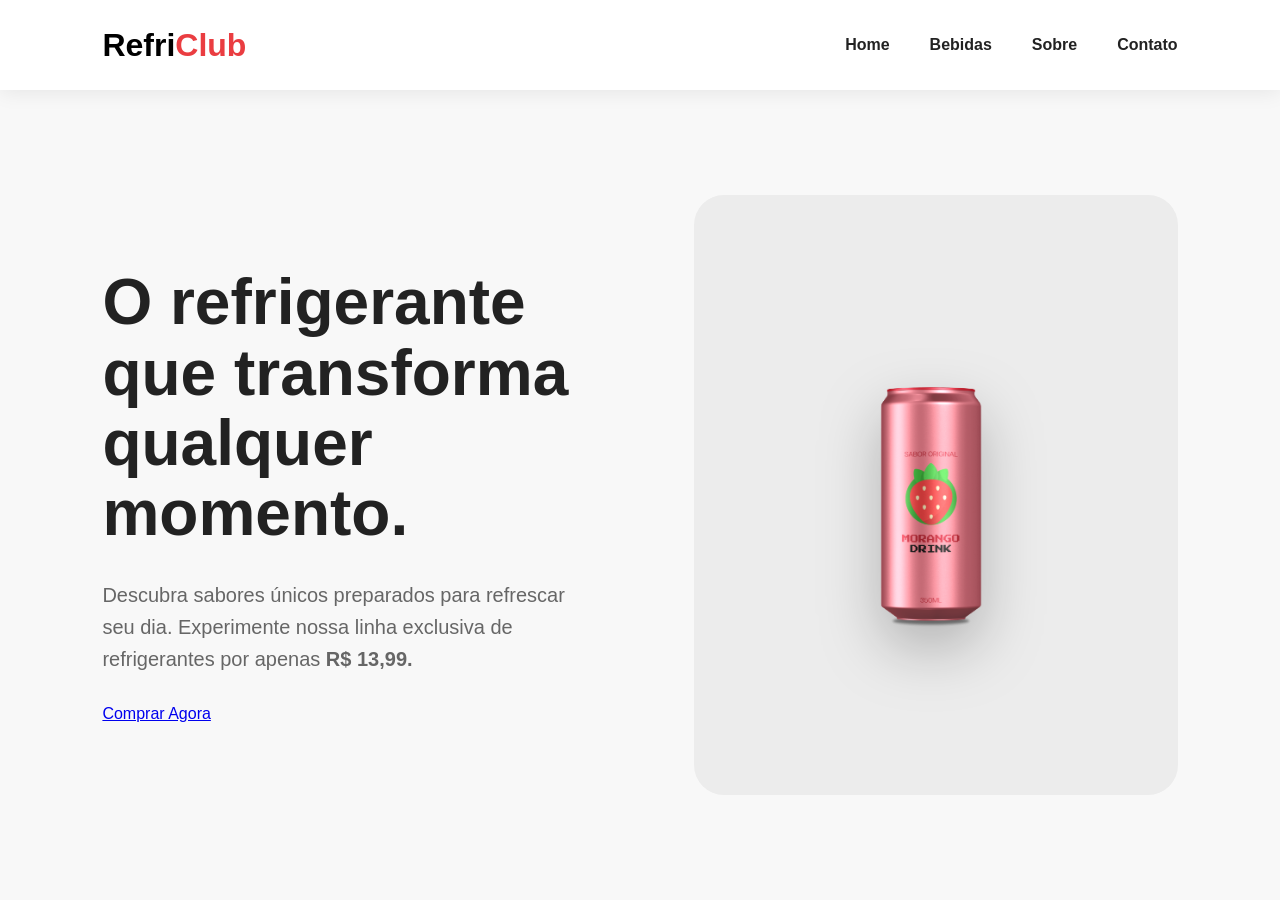
<file: index.html>
<!DOCTYPE html>
<html lang="pt-BR">

<head>
    <meta charset="UTF-8">
    <meta http-equiv="refresh" content="0; url=./html/home.html">
    <title>RefriClub</title>
</head>

<body>
    <p>Redirecionando para o RefriClub... Se não for redirecionado, <a href="./html/home.html">clique aqui</a>.</p>
</body>

</html>
</file>
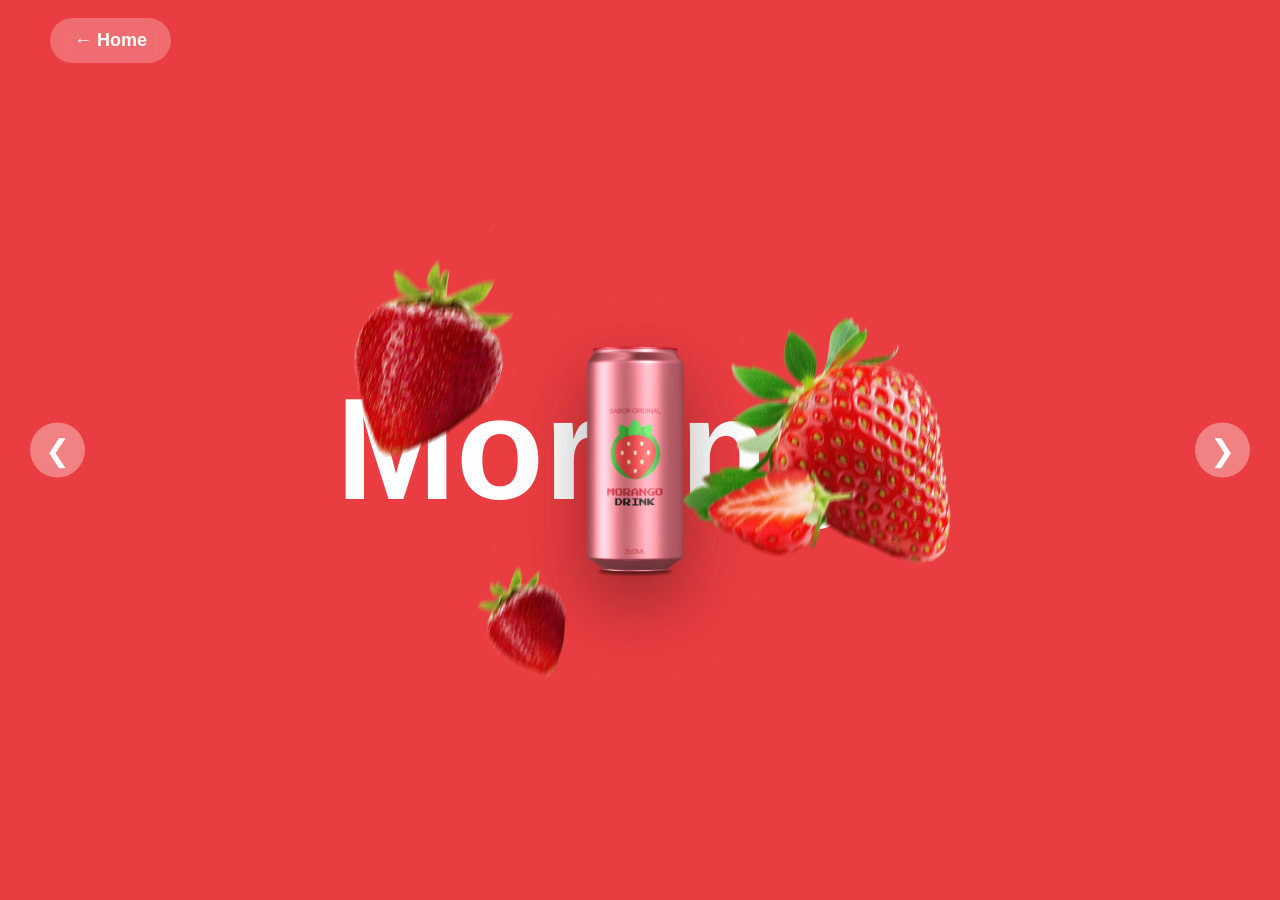
<file: html/bebidas.html>
<!DOCTYPE html>
<html lang="pt-BR">

<head>
    <meta charset="UTF-8">
    <meta name="viewport" content="width=device-width, initial-scale=1.0">
    <title>Nossos Sabores</title>

    <link rel="stylesheet" href="/css/bebidas.css">
</head>

<body>

    <header class="topo">

        <a href="/html/home.html" class="voltar">
            ← Home
        </a>

    </header>

    <main>

        <div class="item active" style="--background:#EA3D41">
            <div class="title">Morango</div>

            <img src="/img/morango.png" class="fruit">
            <img src="/img/1.png" class="refri">
        </div>

        <div class="item" style="--background:#2D5643">
            <div class="title">Abacate</div>

            <img src="/img/abacate.png" class="fruit">
            <img src="/img/2.png" class="refri">
        </div>

        <div class="item" style="--background:#E7A043">
            <div class="title">Laranja</div>

            <img src="/img/laranja.png" class="fruit">
            <img src="/img/3.png" class="refri">
        </div>

        <div class="arrow">

            <button id="prev">❮</button>

            <button id="next">❯</button>

        </div>

    </main>

    <script src="/script.js"></script>

</body>

</html>
</file>
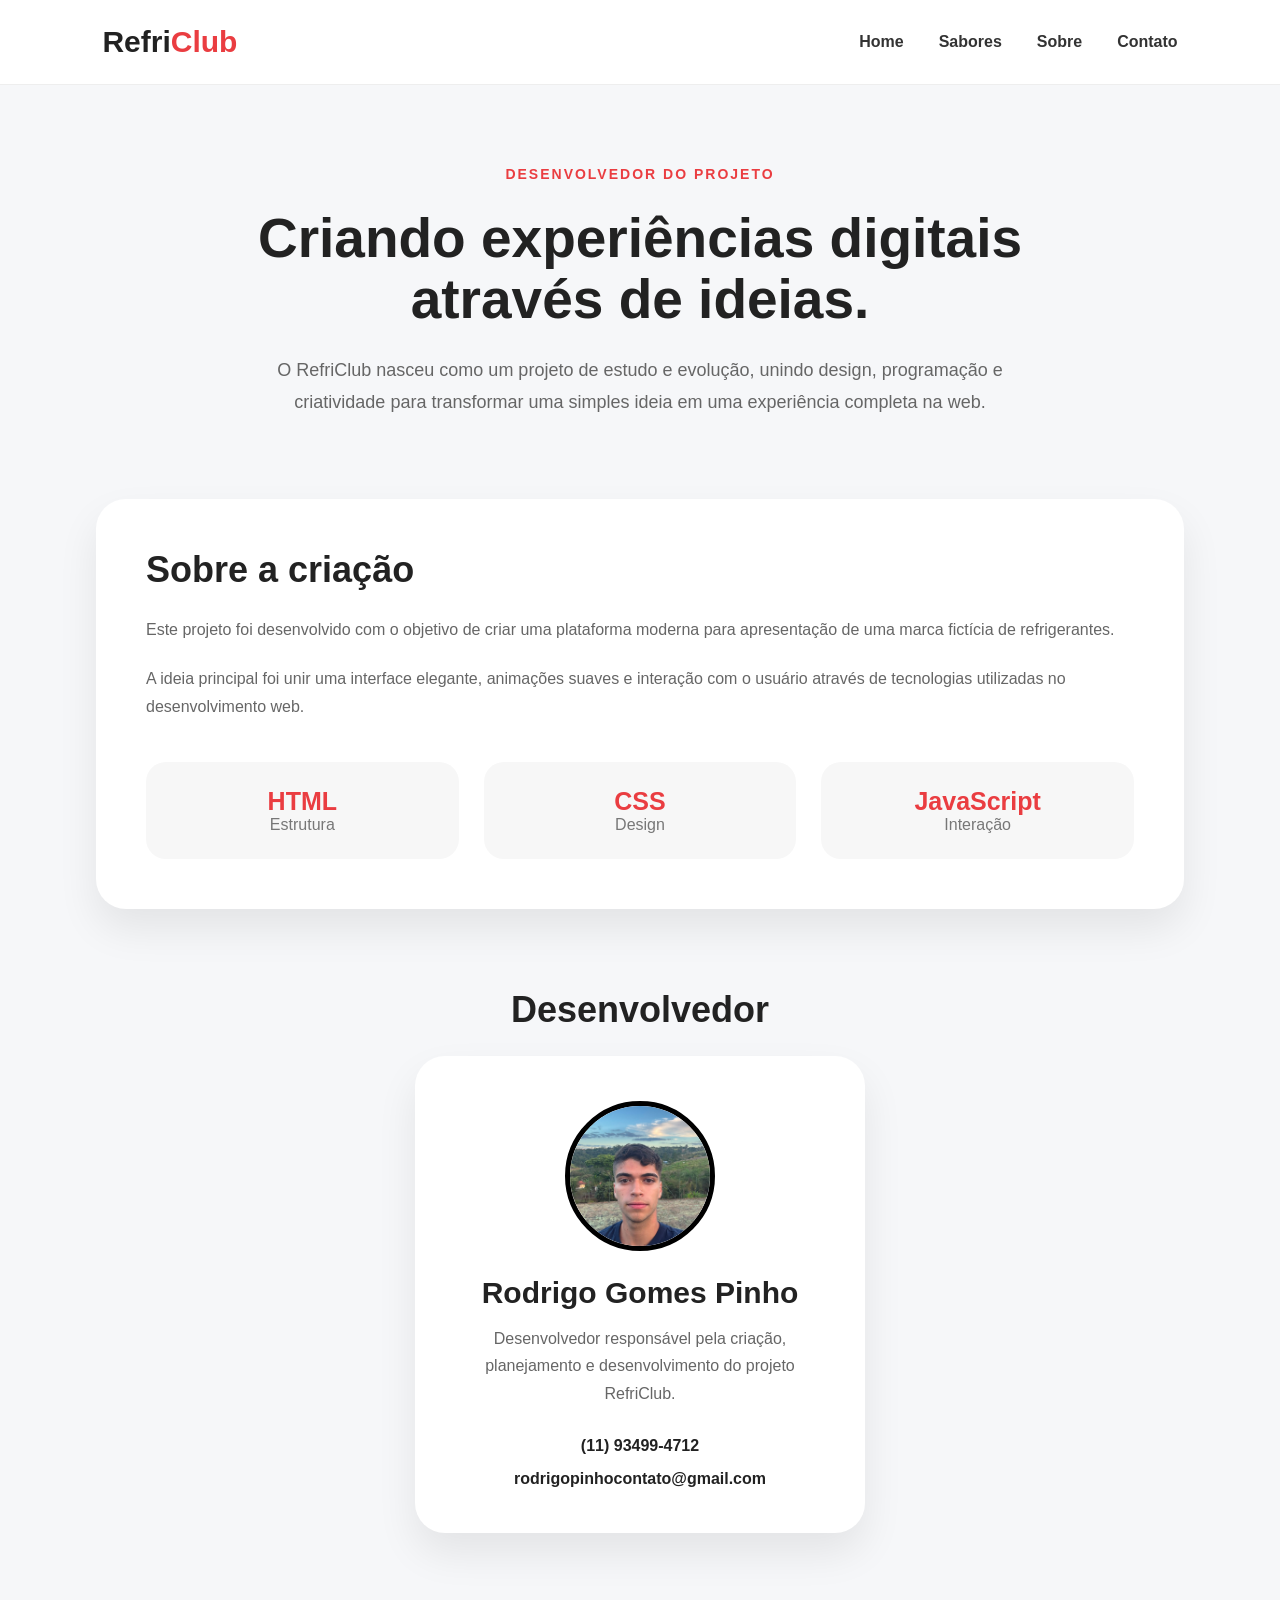
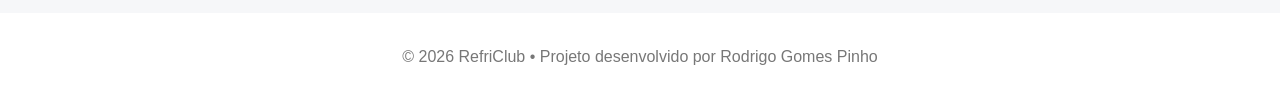
<file: html/contato.html>
<!DOCTYPE html>
<html lang="pt-BR">

<head>

    <meta charset="UTF-8">

    <meta name="viewport" content="width=device-width, initial-scale=1.0">

    <title>Contato | RefriClub</title>

    <link rel="stylesheet" href="../css/contato.css">

</head>

<body>

    <header>

        <a href="home.html" class="logo">
            Refri<span>Club</span>
        </a>

        <nav>

            <a href="home.html">
                Home
            </a>

            <a href="bebidas.html">
                Sabores
            </a>

            <a href="sobre.html">
                Sobre
            </a>

            <a href="contato.html">
                Contato
            </a>

        </nav>

    </header>


    <section class="hero">

        <span>
            DESENVOLVEDOR DO PROJETO
        </span>

        <h1>
            Criando experiências digitais através de ideias.
        </h1>

        <p>
            O RefriClub nasceu como um projeto de estudo e evolução,
            unindo design, programação e criatividade para transformar
            uma simples ideia em uma experiência completa na web.
        </p>

    </section>


    <section class="projeto">


        <div class="texto">

            <h2>
                Sobre a criação
            </h2>

            <p>
                Este projeto foi desenvolvido com o objetivo de criar uma
                plataforma moderna para apresentação de uma marca fictícia
                de refrigerantes.
            </p>

            <p>
                A ideia principal foi unir uma interface elegante,
                animações suaves e interação com o usuário através
                de tecnologias utilizadas no desenvolvimento web.
            </p>


            <div class="tecnologias">

                <div>
                    <strong>HTML</strong>
                    <span>Estrutura</span>
                </div>

                <div>
                    <strong>CSS</strong>
                    <span>Design</span>
                </div>

                <div>
                    <strong>JavaScript</strong>
                    <span>Interação</span>
                </div>

            </div>


        </div>


    </section>



    <section class="dev">


        <h2>
            Desenvolvedor
        </h2>


        <div class="card">


            <div class="foto">

                <img src="../img/perfil.jpg" alt="Rodrigo Gomes Pinho">

            </div>


            <h3>
                Rodrigo Gomes Pinho
            </h3>

            <p>
                Desenvolvedor responsável pela criação,
                planejamento e desenvolvimento do projeto RefriClub.
            </p>


            <div class="contatos">


                <a href="tel:+5511934994712">


                    (11) 93499-4712

                </a>


                <a href="mailto:rodrigopinhocontato@gmail.com">


                    rodrigopinhocontato@gmail.com

                </a>


            </div>


        </div>


    </section>



    <footer>

        <p>
            © 2026 RefriClub • Projeto desenvolvido por Rodrigo Gomes Pinho
        </p>

    </footer>


</body>

</html>
</file>
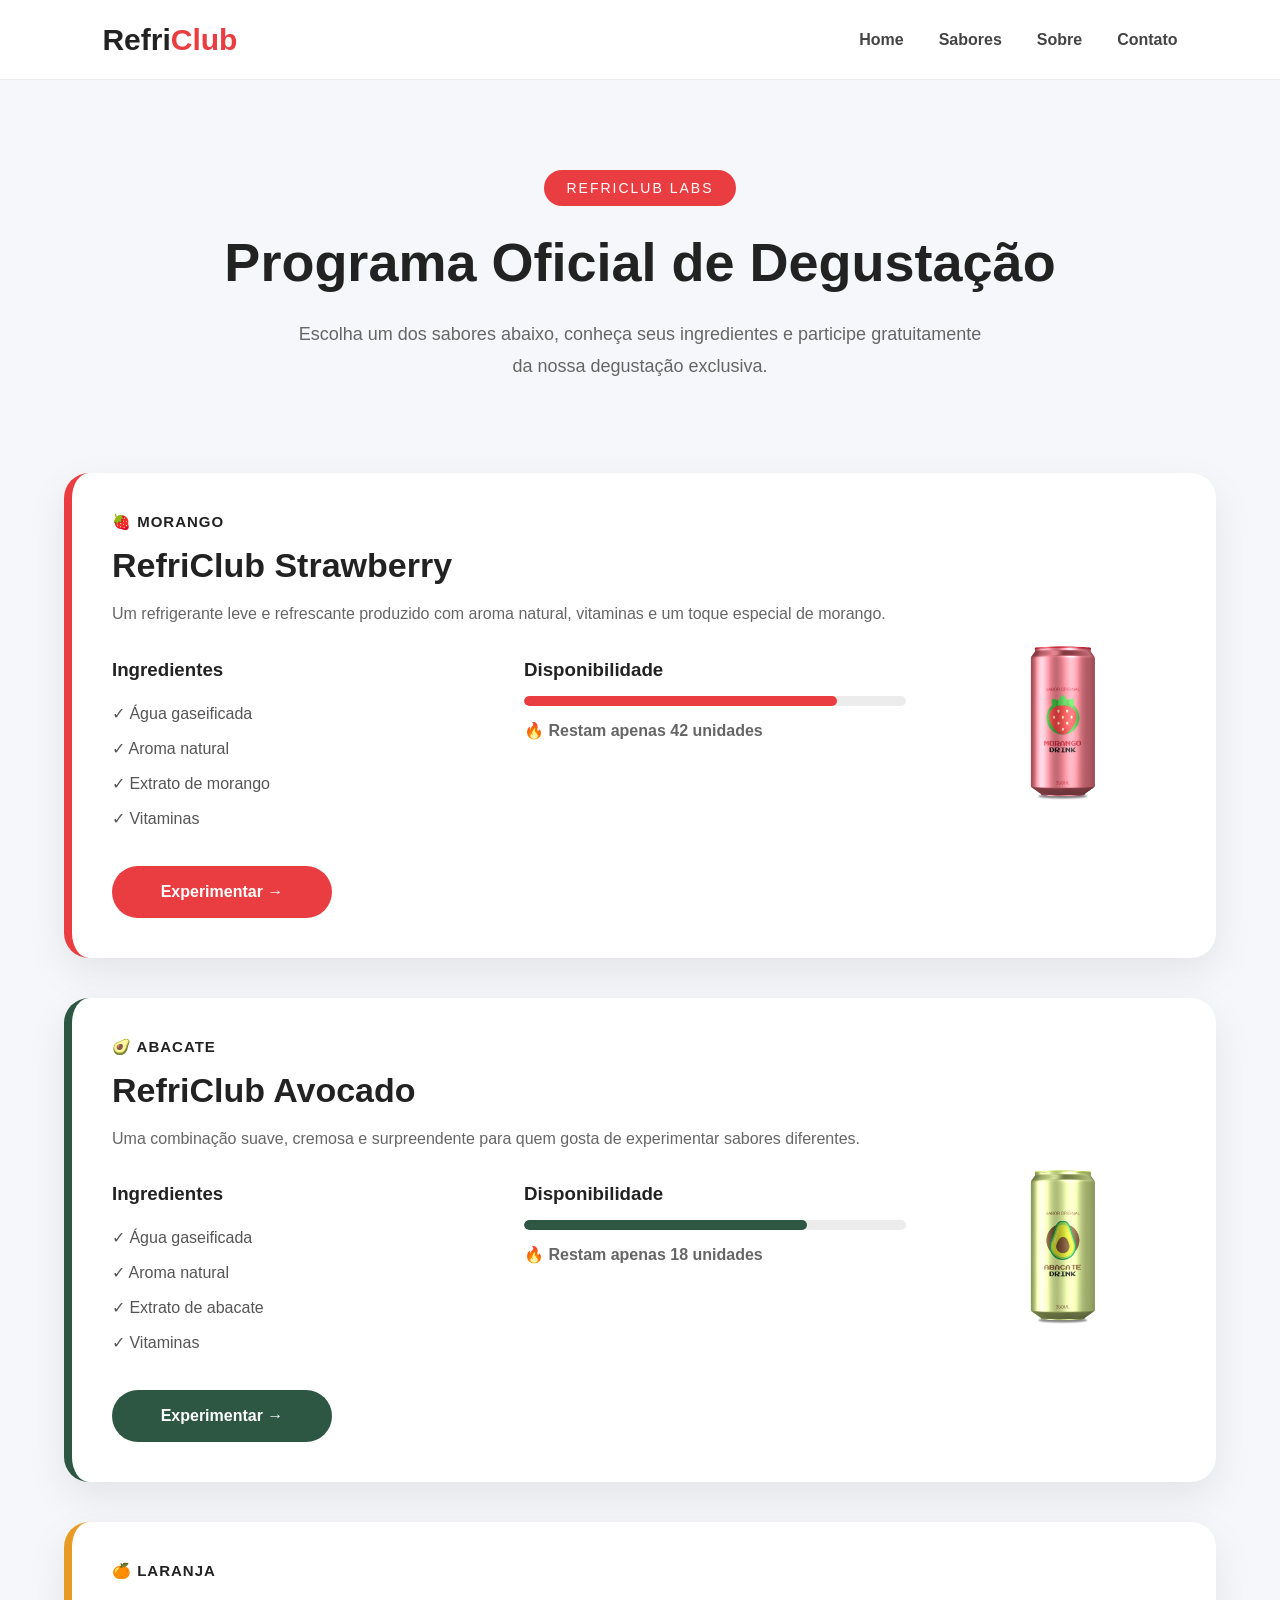
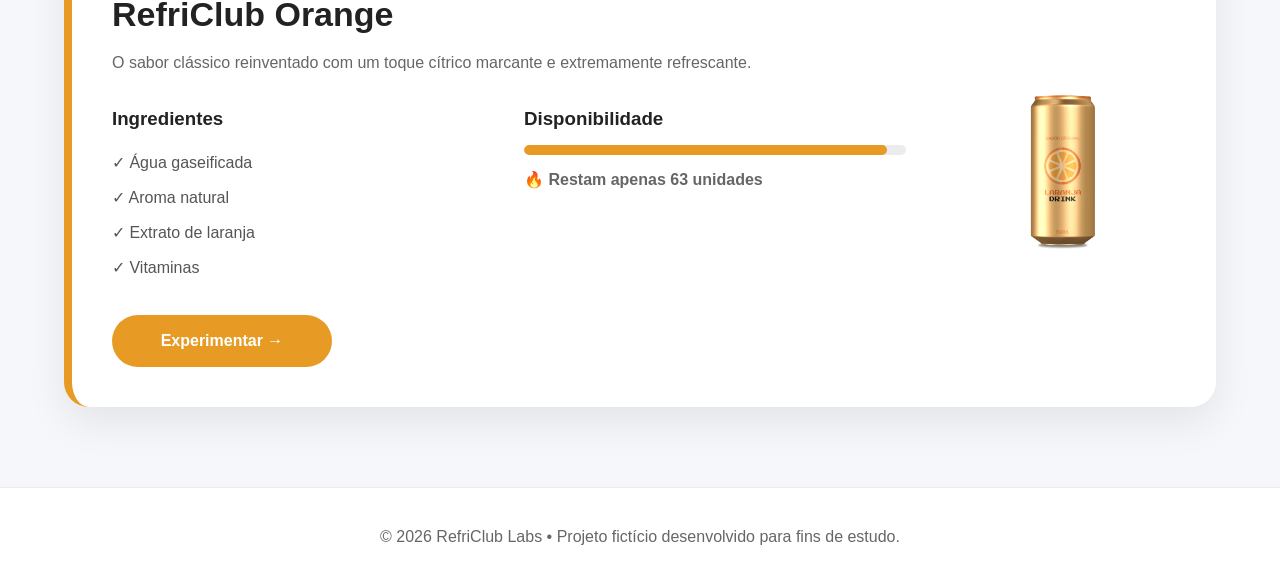
<file: html/degustacao.html>
<!DOCTYPE html>
<html lang="pt-BR">

<head>
    <meta charset="UTF-8">
    <meta name="viewport" content="width=device-width, initial-scale=1.0">
    <title>RefriClub Labs</title>

    <link rel="stylesheet" href="../css/degustacao.css">
</head>

<body>

    <header>

        <a href="home.html" class="logo">
            Refri<span>Club</span>
        </a>

        <nav>

            <a href="home.html">Home</a>

            <a href="bebidas.html">Sabores</a>

            <a href="sobre.html">Sobre</a>

            <a href="contato.html">Contato</a>

        </nav>

    </header>

    <section class="hero">

        <span class="badge">
            REFRICLUB LABS
        </span>

        <h1>
            Programa Oficial de Degustação
        </h1>

        <p>
            Escolha um dos sabores abaixo, conheça seus ingredientes
            e participe gratuitamente da nossa degustação exclusiva.
        </p>

    </section>

    <main class="container">

        <!-- MORANGO -->

        <section class="produto morango">

            <div class="texto">

                <span class="categoria">
                    🍓 MORANGO
                </span>

                <h2>RefriClub Strawberry</h2>

                <p>
                    Um refrigerante leve e refrescante produzido com aroma natural,
                    vitaminas e um toque especial de morango.
                </p>

                <div class="grid">

                    <div class="bloco">

                        <h3>Ingredientes</h3>

                        <ul>

                            <li>✓ Água gaseificada</li>

                            <li>✓ Aroma natural</li>

                            <li>✓ Extrato de morango</li>

                            <li>✓ Vitaminas</li>

                        </ul>

                    </div>

                    <div class="bloco">

                        <h3>Disponibilidade</h3>

                        <div class="barra">

                            <div class="progresso vermelho"></div>

                        </div>

                        <span class="estoque">
                            🔥 Restam apenas 42 unidades
                        </span>

                    </div>

                </div>

                <button class="btn experimentar">
                    Experimentar →
                </button>

            </div>

            <div class="imagem">

                <img src="../img/1.png" alt="Morango">

            </div>

        </section>

        <!-- ABACATE -->

        <section class="produto abacate">

            <div class="texto">

                <span class="categoria">
                    🥑 ABACATE
                </span>

                <h2>RefriClub Avocado</h2>

                <p>
                    Uma combinação suave, cremosa e surpreendente para quem gosta
                    de experimentar sabores diferentes.
                </p>

                <div class="grid">

                    <div class="bloco">

                        <h3>Ingredientes</h3>

                        <ul>

                            <li>✓ Água gaseificada</li>

                            <li>✓ Aroma natural</li>

                            <li>✓ Extrato de abacate</li>

                            <li>✓ Vitaminas</li>

                        </ul>

                    </div>

                    <div class="bloco">

                        <h3>Disponibilidade</h3>

                        <div class="barra">

                            <div class="progresso verde"></div>

                        </div>

                        <span class="estoque">
                            🔥 Restam apenas 18 unidades
                        </span>

                    </div>

                </div>

                <button class="btn experimentar">
                    Experimentar →
                </button>

            </div>

            <div class="imagem">

                <img src="../img/2.png" alt="Abacate">

            </div>

        </section>

        <!-- LARANJA -->

        <section class="produto laranja">

            <div class="texto">

                <span class="categoria">
                    🍊 LARANJA
                </span>

                <h2>RefriClub Orange</h2>

                <p>
                    O sabor clássico reinventado com um toque cítrico marcante e
                    extremamente refrescante.
                </p>

                <div class="grid">

                    <div class="bloco">

                        <h3>Ingredientes</h3>

                        <ul>

                            <li>✓ Água gaseificada</li>

                            <li>✓ Aroma natural</li>

                            <li>✓ Extrato de laranja</li>

                            <li>✓ Vitaminas</li>

                        </ul>

                    </div>

                    <div class="bloco">

                        <h3>Disponibilidade</h3>

                        <div class="barra">

                            <div class="progresso laranja-barra"></div>

                        </div>

                        <span class="estoque">
                            🔥 Restam apenas 63 unidades
                        </span>

                    </div>

                </div>

                <button class="btn experimentar">
                    Experimentar →
                </button>

            </div>

            <div class="imagem">

                <img src="../img/3.png" alt="Laranja">

            </div>

        </section>

    </main>

    <footer>

        <p>
            © 2026 RefriClub Labs • Projeto fictício desenvolvido para fins de estudo.
        </p>

    </footer>
    <div class="modal" id="modal">

        <div class="modal-box">
            <span class="fechar">&times;</span>
            <h2>Programa de Degustação</h2>
            <p>
                Preencha seus dados para participar.
            </p>

            <form id="formulario">

                <input type="text" id="nome" placeholder="Seu nome" required>
                <input type="email" id="email" placeholder="Seu e-mail" required>
                <input type="text" id="cidade" placeholder="Cidade" required>
                <button type="submit">

                    Solicitar degustação

                </button>

            </form>

        </div>
    </div>

    <script src="/degustacao.js"></script>

</body>

</html>
</file>
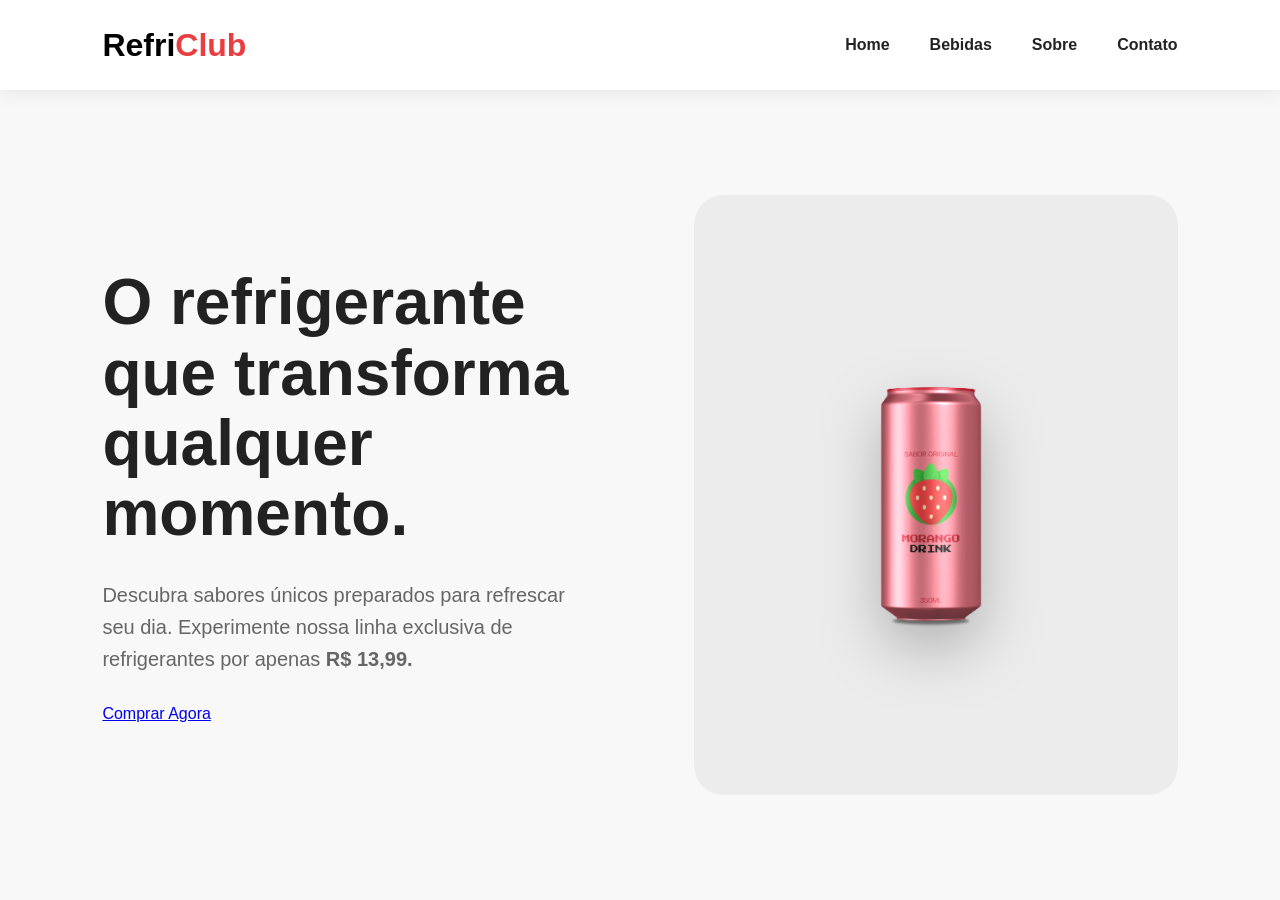
<file: html/home.html>
<!DOCTYPE html>
<html lang="pt-BR">

<head>
    <meta charset="UTF-8">
    <meta name="viewport" content="width=device-width, initial-scale=1.0">
    <title>RefriClub</title>
    <link rel="stylesheet" href="/css/home.css">
</head>

<body>

    <header>

        <div class="logo">
            Refri<span>Club</span>
        </div>

        <nav>
            <a href="/html/home.html">Home</a>
            <a href="/html/bebidas.html">Bebidas</a>
            <a href="/html/sobre.html">Sobre</a>
            <a href="/html/contato.html">Contato</a>
        </nav>

    </header>

    <section class="hero">

        <div class="left">

            <h1>O refrigerante que transforma qualquer momento.</h1>

            <p>
                Descubra sabores únicos preparados para refrescar seu dia.
                Experimente nossa linha exclusiva de refrigerantes por apenas
                <strong>R$ 13,99.</strong>
            </p>

            <a href="/html/degustacao.html" class="btn">
                Comprar Agora
            </a>

        </div>

        <div class="right">

            <img src="/img/1.png" class="hero-img" alt="Lata">

        </div>

    </section>

</body>

</html>
</file>
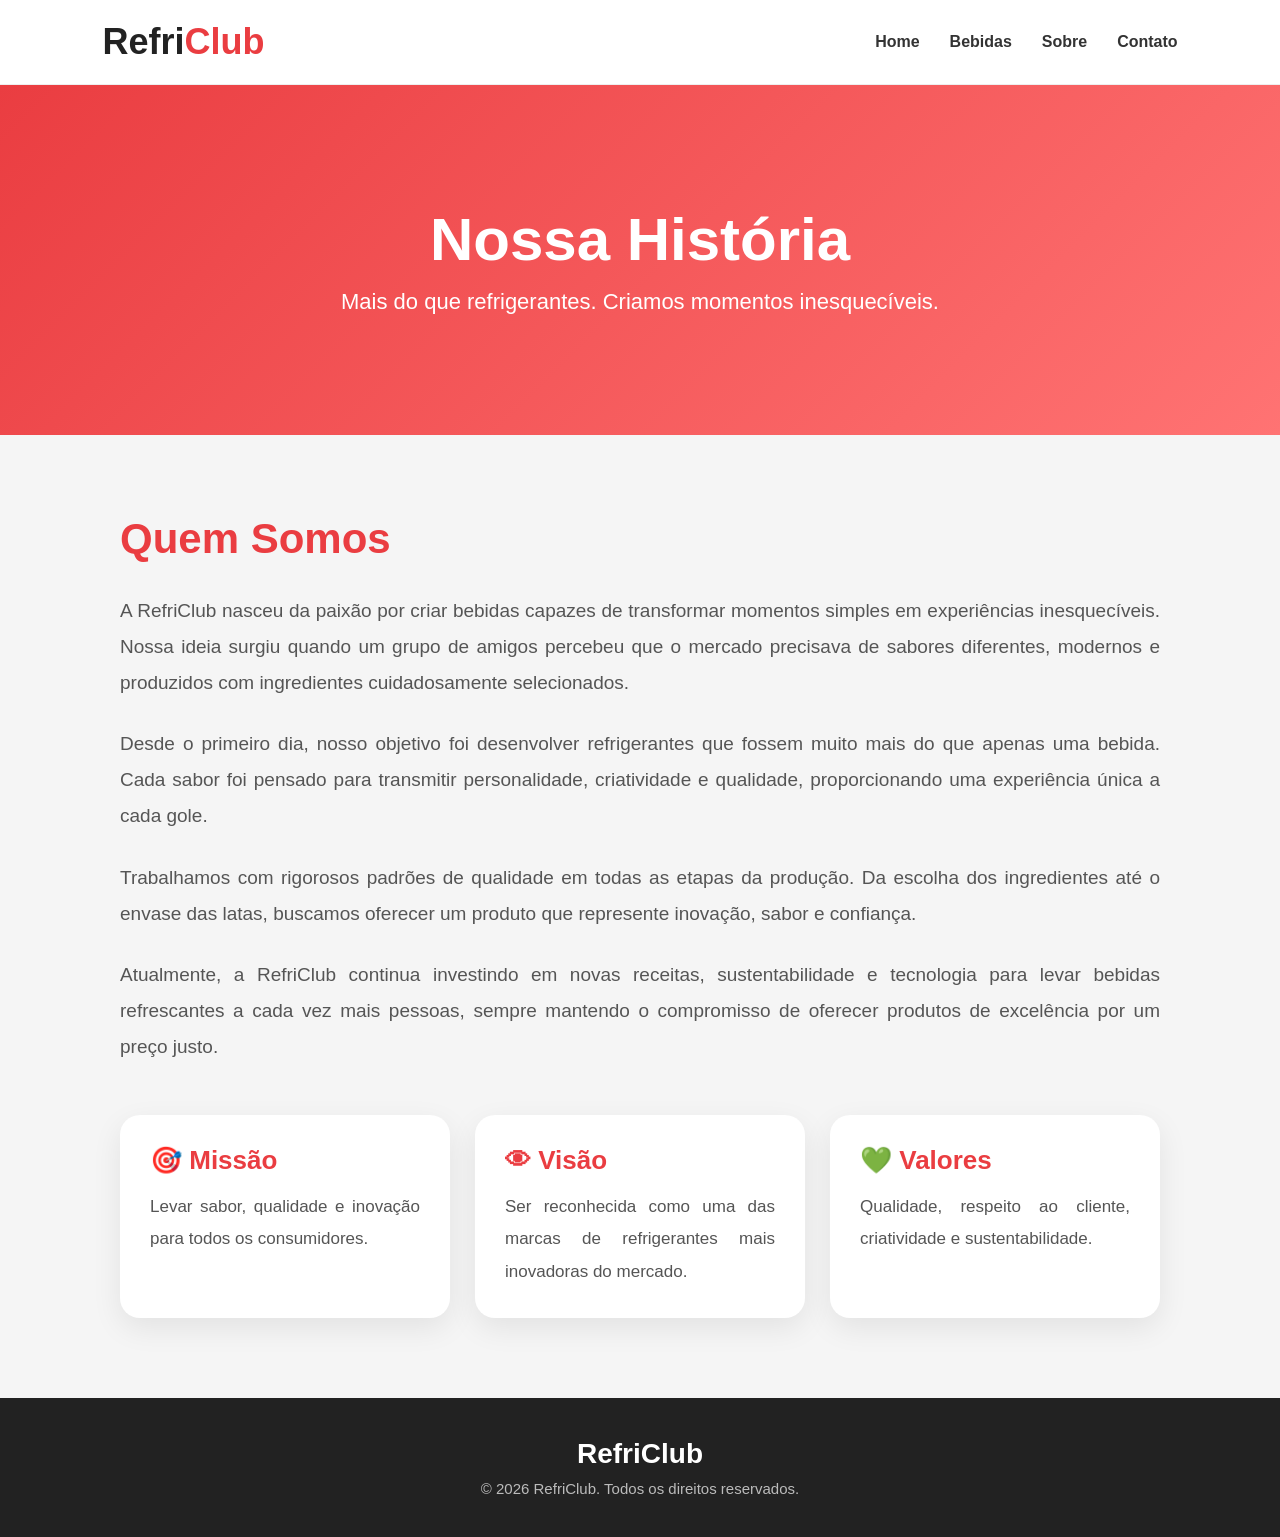
<file: html/sobre.html>
<!DOCTYPE html>
<html lang="pt-BR">

<head>
    <meta charset="UTF-8">
    <meta name="viewport" content="width=device-width, initial-scale=1.0">
    <title>Sobre - RefriClub</title>
    <link rel="stylesheet" href="/css/sobre.css">
</head>

<body>

    <header>
        <div class="logo">
            Refri<span>Club</span>
        </div>

        <nav>
            <a href="home.html">Home</a>
            <a href="bebidas.html">Bebidas</a>
            <a href="sobre.html" class="active">Sobre</a>
            <a href="/html/contato.html">Contato</a>
        </nav>
    </header>

    <section class="banner">
        <h1>Nossa História</h1>
        <p>Mais do que refrigerantes. Criamos momentos inesquecíveis.</p>
    </section>

    <section class="sobre">

        <h2>Quem Somos</h2>

        <p>
            A RefriClub nasceu da paixão por criar bebidas capazes de transformar
            momentos simples em experiências inesquecíveis. Nossa ideia surgiu
            quando um grupo de amigos percebeu que o mercado precisava de sabores
            diferentes, modernos e produzidos com ingredientes cuidadosamente
            selecionados.
        </p>

        <p>
            Desde o primeiro dia, nosso objetivo foi desenvolver refrigerantes que
            fossem muito mais do que apenas uma bebida. Cada sabor foi pensado para
            transmitir personalidade, criatividade e qualidade, proporcionando uma
            experiência única a cada gole.
        </p>

        <p>
            Trabalhamos com rigorosos padrões de qualidade em todas as etapas da
            produção. Da escolha dos ingredientes até o envase das latas, buscamos
            oferecer um produto que represente inovação, sabor e confiança.
        </p>

        <p>
            Atualmente, a RefriClub continua investindo em novas receitas,
            sustentabilidade e tecnologia para levar bebidas refrescantes a cada
            vez mais pessoas, sempre mantendo o compromisso de oferecer produtos de
            excelência por um preço justo.
        </p>

        <div class="cards">

            <div class="card">
                <h3>🎯 Missão</h3>
                <p>
                    Levar sabor, qualidade e inovação para todos os consumidores.
                </p>
            </div>

            <div class="card">
                <h3>👁 Visão</h3>
                <p>
                    Ser reconhecida como uma das marcas de refrigerantes mais
                    inovadoras do mercado.
                </p>
            </div>

            <div class="card">
                <h3>💚 Valores</h3>
                <p>
                    Qualidade, respeito ao cliente, criatividade e sustentabilidade.
                </p>
            </div>

        </div>

    </section>

    <footer>

        <h3>RefriClub</h3>

        <p>
            © 2026 RefriClub. Todos os direitos reservados.
        </p>

    </footer>

</body>

</html>
</file>
<file: css/bebidas.css>
* {
    margin: 0;
    padding: 0;
    box-sizing: border-box;
}

body {
    overflow: hidden;
    font-family: Arial, Helvetica, sans-serif;
}

main {
    width: 100vw;
    height: 100vh;
    position: relative;
}

.item {

    width: 100%;
    height: 100%;

    position: absolute;

    inset: 0;

    display: none;

    background: var(--background);

    overflow: hidden;
}

.item.active {
    display: block;
}

.title {

    position: absolute;

    top: 50%;
    left: 50%;

    transform: translate(-50%, -50%);

    font-size: 9rem;
    font-weight: bold;

    color: white;

    z-index: 1;
}

.refri {

    width: 270px;

    position: absolute;

    left: 50%;
    top: 50%;

    transform: translate(-50%, -50%);

    z-index: 3;

    animation: subir .7s;
}

.fruit {

    position: absolute;

    width: 85%;

    left: 50%;
    top: 50%;

    transform: translate(-50%, -50%);

    z-index: 2;

    animation: fruta .8s;
}

.arrow {

    width: 100%;

    position: absolute;

    top: 50%;

    transform: translateY(-50%);

    display: flex;

    justify-content: space-between;

    padding: 0 30px;

    z-index: 10;
}

.arrow button {

    width: 55px;
    height: 55px;

    border-radius: 50%;

    border: none;

    cursor: pointer;

    font-size: 30px;

    background: rgba(255, 255, 255, .35);

    color: white;

    transition: .3s;
}

.arrow button:hover {

    background: white;

    color: black;

    transform: scale(1.15);

}

@keyframes subir {

    from {

        opacity: 0;
        transform: translate(-50%, 100%);
    }

    to {

        opacity: 1;
        transform: translate(-50%, -50%);
    }

}

@keyframes fruta {

    from {

        opacity: 0;
        transform: translate(-50%, -40%) scale(.8);
    }

    to {

        opacity: 1;
        transform: translate(-50%, -50%) scale(1);
    }

}

.refri {

    animation:
        subir .8s,
        flutuar 3s infinite ease-in-out;
}

@keyframes flutuar {

    0% {
        transform: translate(-50%, -50%);
    }

    50% {
        transform: translate(-50%, -54%);
    }

    100% {
        transform: translate(-50%, -50%);
    }

}

.refri {

    filter: drop-shadow(0 30px 40px rgba(0, 0, 0, .35));

}

.refri {

    width: 270px;

    position: absolute;

    left: 50%;
    top: 50%;

    transform: translate(-50%, -50%);

    z-index: 3;

    filter: drop-shadow(0 30px 35px rgba(0, 0, 0, .35));

    animation:
        subir .8s,
        flutuar 4s ease-in-out infinite;
}

@keyframes flutuar {

    0% {
        transform: translate(-50%, -50%);
    }

    50% {
        transform: translate(-50%, -54%);
    }

    100% {
        transform: translate(-50%, -50%);
    }

}

.topo {
    width: 100%;
    height: 80px;
    position: absolute;
    top: 0;
    left: 0;
    display: flex;
    align-items: center;
    padding: 0 50px;
    z-index: 100;
}

.voltar {
    text-decoration: none;
    color: #fff;
    font-size: 18px;
    font-weight: bold;
    background: rgba(255, 255, 255, .25);
    backdrop-filter: blur(10px);
    padding: 12px 24px;
    border-radius: 40px;
    transition: .3s;
}

.voltar:hover {
    background: #fff;
    color: #000;
}

/* ===========================
   RESPONSIVO
=========================== */

@media (max-width:900px) {

    .title {
        font-size: 6rem;
    }

    .fruit {
        width: 90%;
    }

    .refri {
        width: 220px;
    }

}

@media (max-width:600px) {

    .title {
        font-size: 4.2rem;
        white-space: nowrap;
    }

    .refri {
        width: 170px;
    }

    .fruit {
        width: 95%;
    }

    .arrow {
        padding: 0 15px;
    }

    .arrow button {
        width: 45px;
        height: 45px;
        font-size: 22px;
    }

}

@media (max-width:380px) {

    .title {
        font-size: 3.3rem;
    }

    .refri {
        width: 145px;
    }

}
</file>
<file: css/contato.css>
* {
    margin: 0;
    padding: 0;
    box-sizing: border-box;
}


body {
    font-family: Arial, Helvetica, sans-serif;
    background: #f6f7f9;
    color: #222;
}

html,
body {
    width: 100%;
    overflow-x: hidden;
}


header {

    height: 85px;
    padding: 0 8%;

    background: white;

    display: flex;
    justify-content: space-between;
    align-items: center;

    border-bottom: 1px solid #eee;

}


.logo {

    text-decoration: none;
    font-size: 30px;
    font-weight: bold;
    color: #222;

}


.logo span {

    color: #EA3D41;

}


nav {

    display: flex;
    gap: 35px;

}


nav a {

    text-decoration: none;
    color: #333;
    font-weight: bold;
    transition: .3s;

}


nav a:hover {

    color: #EA3D41;

}


/* HERO */


.hero {

    padding: 80px 8%;
    text-align: center;

}


.hero span {

    color: #EA3D41;
    font-size: 14px;
    font-weight: bold;
    letter-spacing: 2px;

}


.hero h1 {

    max-width: 900px;

    margin: 25px auto;

    font-size: 55px;

    line-height: 1.1;

}


.hero p {

    max-width: 750px;

    margin: auto;

    color: #666;

    font-size: 18px;

    line-height: 1.8;

}



/* PROJETO */


.projeto {

    width: min(1100px, 85%);

    margin: auto;

    background: white;

    padding: 50px;

    border-radius: 30px;

    box-shadow: 0 20px 40px rgba(0, 0, 0, .08);

}


.texto h2,
.dev h2 {

    font-size: 36px;

    margin-bottom: 25px;

}


.texto p {

    color: #666;

    line-height: 1.8;

    margin-bottom: 20px;

}



.tecnologias {

    display: grid;

    grid-template-columns: repeat(3, 1fr);

    gap: 25px;

    margin-top: 40px;

}


.tecnologias div {

    padding: 25px;

    background: #f7f7f7;

    border-radius: 20px;

    text-align: center;

}


.tecnologias strong {

    display: block;

    color: #EA3D41;

    font-size: 25px;

}


.tecnologias span {

    color: #777;

}



/* DESENVOLVEDOR */


.dev {

    padding: 80px 8%;

    text-align: center;

}


.card {

    background: white;

    width: min(450px, 100%);

    margin: auto;

    padding: 45px 35px;

    border-radius: 30px;

    box-shadow: 0 20px 40px rgba(0, 0, 0, .08);

}



/* FOTO */


.foto {
    width: 150px;
    height: 150px;
    margin: auto;
    overflow: hidden;
    border-radius: 50%;
    border: 5px solid #000000;

}


.foto img {
    width: 100%;
    height: 100%;
    object-fit: cover;

}



.card h3 {
    margin: 25px 0 15px;
    font-size: 30px;

}



.card p {
    color: #666;
    line-height: 1.7;

}



/* CONTATOS */


.contatos {
    margin-top: 30px;
    display: flex;
    flex-direction: column;
    gap: 15px;

}


.contatos a {
    text-decoration: none;
    color: #222;
    font-weight: bold;
    transition: .3s;

}


.contatos a:hover {
    color: #7e4647;
}



/* FOOTER */


footer {
    padding: 35px;
    background: white;
    text-align: center;
    color: #777;
}




/* RESPONSIVO */


@media (max-width:900px) {

    header {
        flex-direction: column;
        height: auto;
        padding: 20px;
        gap: 20px;
    }

    .logo {
        font-size: 34px;
    }

    nav {
        width: 100%;
        display: flex;
        justify-content: center;
        flex-wrap: wrap;
        gap: 18px;
    }

    nav a {
        font-size: 16px;
    }

    .hero h1 {
        font-size: 38px;
    }

    .projeto {
        padding: 30px;
    }

    .tecnologias {
        grid-template-columns: 1fr;
    }

}


@media(max-width:500px) {


    .hero {

        padding: 60px 5%;

    }


    .hero h1 {

        font-size: 30px;

    }


    .hero p {

        font-size: 16px;

    }


    .projeto {

        width: 90%;

        padding: 25px;

    }


    .foto {

        width: 120px;

        height: 120px;

    }


    .card h3 {

        font-size: 24px;

    }

    nav {
        flex-direction: column;
        align-items: center;
        gap: 15px;
    }

    .logo {
        font-size: 30px;
    }

    nav a {
        width: 100%;
        text-align: center;
    }


}
</file>
<file: css/degustacao.css>
/*======================
RESET
======================*/

* {
    margin: 0;
    padding: 0;
    box-sizing: border-box;
}

html,
body {
    width: 100%;
    overflow-x: hidden;
}

html {
    scroll-behavior: smooth;
}

body {
    font-family: Arial, Helvetica, sans-serif;
    background: #f5f7fa;
    color: #222;
}

img {
    display: block;
    max-width: 100%;
}

/*======================
HEADER
======================*/

header {
    width: 100%;
    height: 80px;
    padding: 0 8%;
    display: flex;
    justify-content: space-between;
    align-items: center;
    background: #fff;
    border-bottom: 1px solid #ececec;
    position: sticky;
    top: 0;
    z-index: 1000;
}

.logo {
    text-decoration: none;
    font-size: 30px;
    font-weight: 700;
    color: #222;
}

.logo span {
    color: #EA3D41;
}

nav {
    display: flex;
    gap: 35px;
}

nav a {
    text-decoration: none;
    color: #444;
    font-weight: 600;
    transition: .3s;
}

nav a:hover {
    color: #EA3D41;
}

/*======================
HERO
======================*/

.hero {
    width: 100%;
    padding: 90px 8%;
    text-align: center;
}

.badge {
    display: inline-block;
    background: #EA3D41;
    color: #fff;
    padding: 10px 22px;
    border-radius: 30px;
    font-size: 14px;
    letter-spacing: 2px;
    margin-bottom: 25px;
}

.hero h1 {
    font-size: 54px;
    margin-bottom: 25px;
}

.hero p {
    max-width: 700px;
    margin: auto;
    color: #666;
    font-size: 18px;
    line-height: 1.8;
}

/*======================
CONTAINER
======================*/

.container {
    width: min(1200px, 90%);
    margin: auto;
    display: flex;
    flex-direction: column;
    gap: 40px;
    padding-bottom: 80px;
}

/*======================
CARD
======================*/

.produto {
    display: flex;
    justify-content: space-between;
    align-items: center;
    gap: 50px;
    background: #fff;
    border-radius: 25px;
    padding: 40px;
    box-shadow: 0 15px 40px rgba(0, 0, 0, .08);
    transition: .35s;
}

.produto:hover {
    transform: translateY(-6px);
}

.texto {
    flex: 1;
}

.imagem {
    width: 220px;
    display: flex;
    justify-content: center;
    align-items: center;
}

.imagem img {
    width: 180px;
    transition: .3s;
}

.produto:hover .imagem img {
    transform: scale(1.05);
}

/*======================
CORES
======================*/

.morango {
    border-left: 8px solid #EA3D41;
}

.abacate {
    border-left: 8px solid #2D5643;
}

.laranja {
    border-left: 8px solid #E79B25;
}

/*======================
TEXTOS
======================*/

.categoria {
    font-size: 15px;
    font-weight: bold;
    letter-spacing: 1px;
}

.texto h2 {
    font-size: 34px;
    margin: 15px 0;
}

.texto p {
    color: #666;
    line-height: 1.8;
    margin-bottom: 30px;
}

/*======================
GRID
======================*/

.grid {
    display: grid;
    grid-template-columns: 1fr 1fr;
    gap: 30px;
    margin-bottom: 30px;
}

.bloco h3 {
    margin-bottom: 15px;
}

.bloco ul {
    list-style: none;
}

.bloco li {
    padding: 8px 0;
    color: #555;
}

/*======================
BARRA
======================*/

.barra {
    width: 100%;
    height: 10px;
    background: #ececec;
    border-radius: 20px;
    overflow: hidden;
    margin: 15px 0;
}

.progresso {
    height: 100%;
    border-radius: 20px;
}

.vermelho {
    width: 82%;
    background: #EA3D41;
}

.verde {
    width: 74%;
    background: #2D5643;
}

.laranja-barra {
    width: 95%;
    background: #E79B25;
}

.estoque {
    display: block;
    font-weight: bold;
    color: #666;
    margin-top: 10px;
}

/*======================
BOTÃO
======================*/

.btn {
    width: 220px;
    height: 52px;
    border: none;
    border-radius: 40px;
    color: #fff;
    font-size: 16px;
    font-weight: bold;
    cursor: pointer;
    transition: .3s;
}

.morango .btn {
    background: #EA3D41;
}

.abacate .btn {
    background: #2D5643;
}

.laranja .btn {
    background: #E79B25;
}

.btn:hover {
    transform: translateY(-3px);
    box-shadow: 0 10px 25px rgba(0, 0, 0, .18);
}

/*======================
FOOTER
======================*/

footer {
    padding: 40px;
    text-align: center;
    background: #fff;
    border-top: 1px solid #ececec;
    color: #666;
}

/*======================
MODAL
======================*/

.modal {
    position: fixed;
    inset: 0;
    background: rgba(0, 0, 0, .45);
    display: flex;
    justify-content: center;
    align-items: center;
    opacity: 0;
    visibility: hidden;
    transition: .35s;
    z-index: 9999;
}

.modal.ativo {
    opacity: 1;
    visibility: visible;
}

.modal-box {
    width: 450px;
    max-width: 90%;
    background: #fff;
    border-radius: 25px;
    padding: 35px;
    position: relative;
    animation: aparecer .35s ease;
    box-shadow: 0 25px 60px rgba(0, 0, 0, .25);
}

.fechar {
    position: absolute;
    right: 22px;
    top: 18px;
    font-size: 28px;
    cursor: pointer;
    color: #999;
    transition: .3s;
}

.fechar:hover {
    color: #EA3D41;
    transform: rotate(90deg);
}

.modal-box h2 {
    font-size: 30px;
    margin-bottom: 10px;
}

.modal-box p {
    color: #666;
    margin-bottom: 25px;
    line-height: 1.6;
}

.modal-box form {
    display: flex;
    flex-direction: column;
    gap: 18px;
}

.modal-box input {
    width: 100%;
    height: 52px;
    border: 1px solid #ddd;
    border-radius: 12px;
    padding: 0 18px;
    font-size: 16px;
    outline: none;
    transition: .3s;
}

.modal-box input:focus {
    border-color: #EA3D41;
    box-shadow: 0 0 0 4px rgba(234, 61, 65, .12);
}

.modal-box button {
    height: 55px;
    border: none;
    border-radius: 40px;
    background: #EA3D41;
    color: #fff;
    font-size: 17px;
    font-weight: bold;
    cursor: pointer;
    transition: .3s;
}

.modal-box button:hover {
    background: #d22f34;
    transform: translateY(-2px);
    box-shadow: 0 15px 25px rgba(234, 61, 65, .25);
}

/*======================
RESPONSIVO
======================*/

@media(max-width:1100px) {

    .produto {
        gap: 30px;
    }

    .imagem {
        width: 180px;
    }

    .imagem img {
        width: 150px;
    }

    .hero h1 {
        font-size: 42px;
    }

}

@media(max-width:850px) {

    header {
        padding: 0 5%;
    }

    nav {
        gap: 20px;
    }

    .produto {
        flex-direction: column-reverse;
        text-align: center;
    }

    .texto {
        width: 100%;
    }

    .grid {
        grid-template-columns: 1fr;
    }

    .bloco {
        text-align: left;
    }

    .btn {
        width: 100%;
    }

    .imagem {
        width: 100%;
    }

    .imagem img {
        width: 180px;
    }

}

@media(max-width:600px) {

    header {
        flex-direction: column;
        height: auto;
        padding: 20px;
        gap: 15px;
    }

    nav {
        flex-wrap: wrap;
        justify-content: center;
    }

    .hero {
        padding: 60px 6%;
    }

    .hero h1 {
        font-size: 34px;
    }

    .hero p {
        font-size: 16px;
    }

    .produto {
        padding: 25px;
    }

    .texto h2 {
        font-size: 28px;
    }

    .imagem img {
        width: 150px;
    }

}

/*======================
ANIMAÇÃO
======================*/

@keyframes aparecer {

    from {
        opacity: 0;
        transform: translateY(40px) scale(.9);
    }

    to {
        opacity: 1;
        transform: translateY(0) scale(1);
    }

}
</file>
<file: css/home.css>
* {
    margin: 0;
    padding: 0;
    box-sizing: border-box;
}

html {
    scroll-behavior: smooth;
}

html,
body {
    width: 100%;
    overflow-x: hidden;
}

img {
    max-width: 100%;
    height: auto;
    display: block;
}

body {
    font-family: Arial, Helvetica, sans-serif;
    background: #f8f8f8;
}

header {
    width: 100%;
    height: 90px;
    display: flex;
    justify-content: space-between;
    align-items: center;
    padding: 0 8%;
    background: #fff;
    box-shadow: 0 2px 20px rgba(0, 0, 0, .08);

    position: sticky;
    top: 0;
    z-index: 1000;
}

.logo {
    font-size: 32px;
    font-weight: 700;
    cursor: pointer;
}

.logo span {
    color: #EA3D41;
}

nav {
    display: flex;
    align-items: center;
    gap: 40px;
}

nav a {
    text-decoration: none;
    color: #222;
    font-weight: 600;
    position: relative;
    transition: .3s;
}

nav a::after {
    content: "";
    position: absolute;
    left: 0;
    bottom: -5px;
    width: 0;
    height: 2px;
    background: #EA3D41;
    transition: .3s;
}

nav a:hover::after {
    width: 100%;
}


nav a:hover {
    color: #EA3D41;
}

.hero {
    width: 100%;
    height: calc(100vh - 90px);
    display: flex;
    justify-content: space-between;
    align-items: center;
    padding: 0 8%;
    gap: 60px;
}

.left {
    width: 45%;
}

.left h1 {
    font-size: 64px;
    line-height: 1.1;
    color: #222;
}

.left p {
    margin: 30px 0;
    font-size: 20px;
    color: #666;
    line-height: 1.6;
}

.left h2 {
    font-size: 48px;
    color: #EA3D41;
}

button {
    width: 220px;
    height: 60px;
    margin-top: 35px;
    border: none;
    border-radius: 40px;
    background: #EA3D41;
    color: #fff;
    font-size: 18px;
    cursor: pointer;
    transition: .3s;
}

button:hover {
    transform: translateY(-4px);
    box-shadow: 0 15px 30px rgba(234, 61, 65, .35);
}

.right {
    width: 45%;
    height: 600px;
    display: flex;
    justify-content: center;
    align-items: center;
    border-radius: 30px;
    background: #ececec;
    color: #888;
    font-size: 30px;
}

.hero-img {
    width: 280px;
    animation: flutuar 4s ease-in-out infinite;
    filter: drop-shadow(0 25px 30px rgba(0, 0, 0, .25));
}

@keyframes flutuar {
    0% {
        transform: translateY(0);
    }

    50% {
        transform: translateY(-15px);
    }

    100% {
        transform: translateY(0);
    }
}

/* ========================= */
/* TABLET */
/* ========================= */

@media (max-width:992px) {

    .hero {
        padding: 40px;
        gap: 40px;
    }

    .left h1 {
        font-size: 48px;
    }

    .left p {
        font-size: 18px;
    }

    .hero-img {
        width: 240px;
    }

}

/* ========================= */
/* CELULAR */
/* ========================= */

@media (max-width:768px) {

    header {
        height: auto;
        padding: 20px;
        flex-direction: column;
        gap: 20px;

    }

    nav {
        flex-wrap: wrap;
        justify-content: center;
        gap: 20px;

    }

    .hero {
        height: auto;
        padding: 50px 25px;
        flex-direction: column-reverse;
        text-align: center;
        gap: 40px;
    }

    .left {
        width: 100%;
    }

    .right {
        width: 100%;
        height: auto;
        background: none;
    }

    .left h1 {
        font-size: 38px;

    }

    .left p {
        font-size: 17px;
    }

    .hero-img {
        width: 210px;
    }


}

/* ========================= */
/* CELULARES PEQUENOS */
/* ========================= */

@media (max-width:480px) {

    .logo {
        font-size: 26px;
    }

    nav {
        gap: 15px;
    }

    nav a {
        font-size: 15px;
    }

    .left h1 {
        font-size: 30px;
    }

    .left p {
        font-size: 16px;
    }

    .hero-img {
        width: 170px;
    }

}
</file>
<file: css/sobre.css>
* {
    margin: 0;
    padding: 0;
    box-sizing: border-box;
    font-family: Arial, Helvetica, sans-serif;
}

body {
    background: #f5f5f5;
    color: #222;
}

html,
body {
    width: 100%;
    overflow-x: hidden;
}

header {
    width: 100%;
    min-height: 85px;
    padding: 15px 8%;
    background: #fff;
    display: flex;
    justify-content: space-between;
    align-items: center;
    gap: 30px;
    border-bottom: 1px solid #eee;
}

.logo {
    text-decoration: none;
    font-size: 36px;
    font-weight: 700;
    color: #222;
    white-space: nowrap;
}

.logo span {
    color: #EA3D41;
}

nav {
    display: flex;
    align-items: center;
    gap: 30px;
    flex-wrap: wrap;
    justify-content: flex-end;
}

nav a {
    text-decoration: none;
    color: #333;
    font-weight: 600;
    transition: .3s;
    white-space: nowrap;
}

nav a:hover {
    color: #EA3D41;
}

.banner {
    height: 350px;
    background: linear-gradient(135deg, #EA3D41, #ff7373);
    display: flex;
    flex-direction: column;
    justify-content: center;
    align-items: center;
    color: #fff;
    text-align: center;
}

.banner h1 {
    font-size: 60px;
    margin-bottom: 15px;
}

.banner p {
    font-size: 22px;
}

.sobre {
    max-width: 1100px;
    margin: 80px auto;
    padding: 0 30px;
}

.sobre h2 {
    font-size: 42px;
    margin-bottom: 30px;
    color: #EA3D41;
}

.sobre p {
    font-size: 19px;
    line-height: 1.9;
    margin-bottom: 25px;
    color: #555;
    text-align: justify;
}

.cards {
    display: grid;
    grid-template-columns: repeat(auto-fit, minmax(250px, 1fr));
    gap: 25px;
    margin-top: 50px;
}

.card {
    background: #fff;
    padding: 30px;
    border-radius: 20px;
    box-shadow: 0 10px 30px rgba(0, 0, 0, .08);
    transition: .3s;
}

.card:hover {
    transform: translateY(-10px);
}

.card h3 {
    color: #EA3D41;
    margin-bottom: 15px;
    font-size: 26px;
}

.card p {
    margin: 0;
    font-size: 17px;
}

footer {
    background: #222;
    color: #fff;
    text-align: center;
    padding: 40px 20px;
    margin-top: 80px;
}

footer h3 {
    font-size: 28px;
    margin-bottom: 10px;
}

footer p {
    color: #bbb;
    font-size: 15px;
}
</file>
